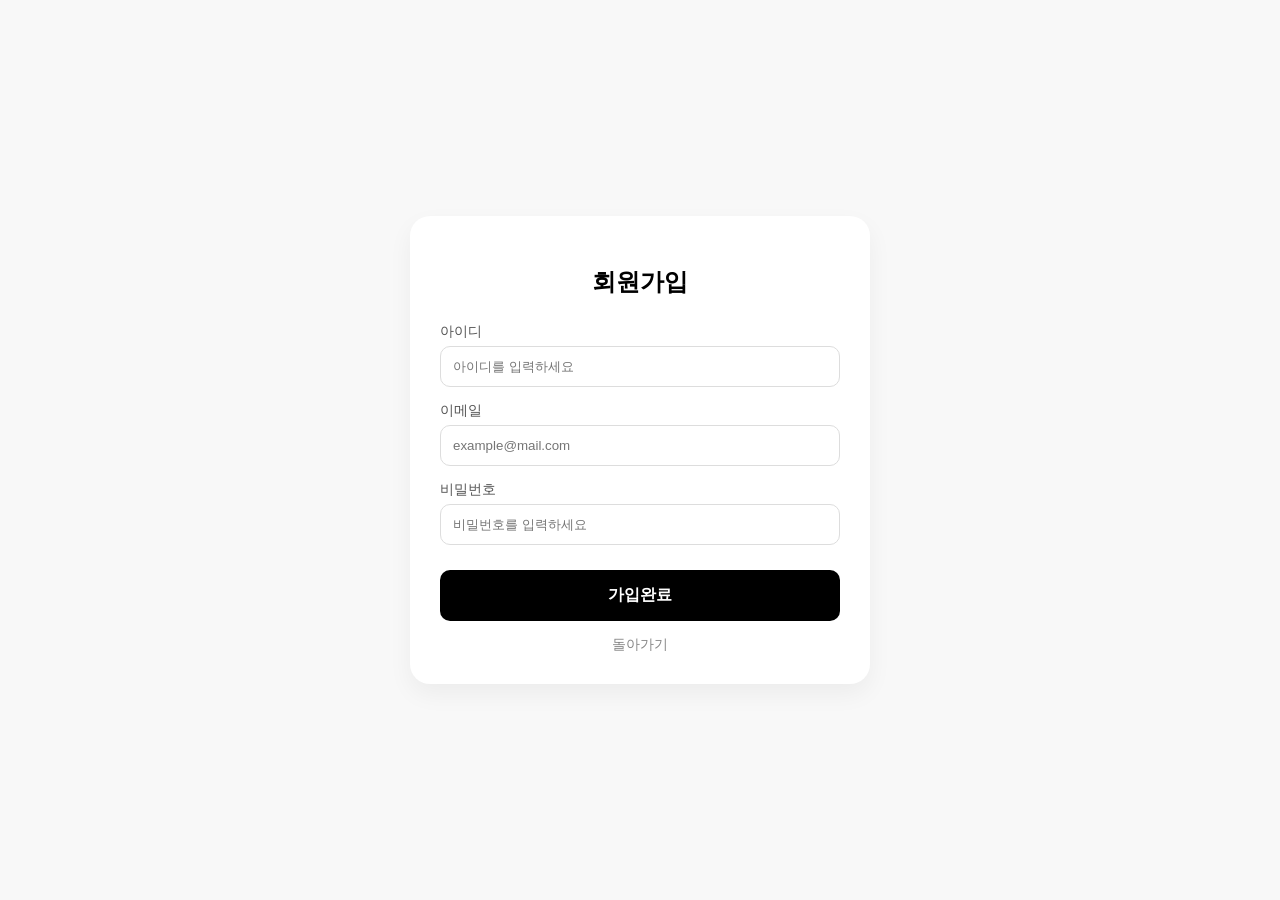
<file: join.html>
<!DOCTYPE html>
<html lang="ko">
<head>
    <meta charset="UTF-8">
    <meta name="viewport" content="width=device-width, initial-scale=1.0, maximum-scale=1.0, user-scalable=no">
    <title>Q-Log | 회원가입</title>
    <style>
        body {
            margin: 0;
            font-family: 'Segoe UI', sans-serif;
            background: #f8f8f8;
            display: flex;
            justify-content: center;
            align-items: center;
            height: 100vh;
        }
        .join-container {
            background: white;
            padding: 30px;
            border-radius: 20px;
            width: 85%;
            max-width: 400px;
            box-shadow: 0 10px 25px rgba(0,0,0,0.05);
        }
        h2 { text-align: center; margin-bottom: 25px; }
        .input-group { margin-bottom: 15px; text-align: left; }
        .input-group label { display: block; font-size: 14px; margin-bottom: 5px; color: #555; }
        input {
            width: 100%;
            padding: 12px;
            border-radius: 10px;
            border: 1px solid #ddd;
            box-sizing: border-box;
        }
        button {
            width: 100%;
            padding: 15px;
            border-radius: 10px;
            border: none;
            background: black;
            color: white;
            font-size: 16px;
            font-weight: bold;
            cursor: pointer;
            margin-top: 10px;
        }
        .back-link {
            display: block;
            text-align: center;
            margin-top: 15px;
            font-size: 14px;
            color: #888;
            text-decoration: none;
        }
    </style>
</head>
<body>

<div class="join-container">
    <h2>회원가입</h2>
    <form onsubmit="alert('가입이 완료되었습니다!'); location.href='index.html'; return false;">
        <div class="input-group">
            <label>아이디</label>
            <input type="text" placeholder="아이디를 입력하세요" required>
        </div>
        <div class="input-group">
            <label>이메일</label>
            <input type="email" placeholder="example@mail.com" required>
        </div>
        <div class="input-group">
            <label>비밀번호</label>
            <input type="password" placeholder="비밀번호를 입력하세요" required>
        </div>
        <button type="submit">가입완료</button>
    </form>
    <a href="index.html" class="back-link">돌아가기</a>
</div>

</body>
</html>
</file>
